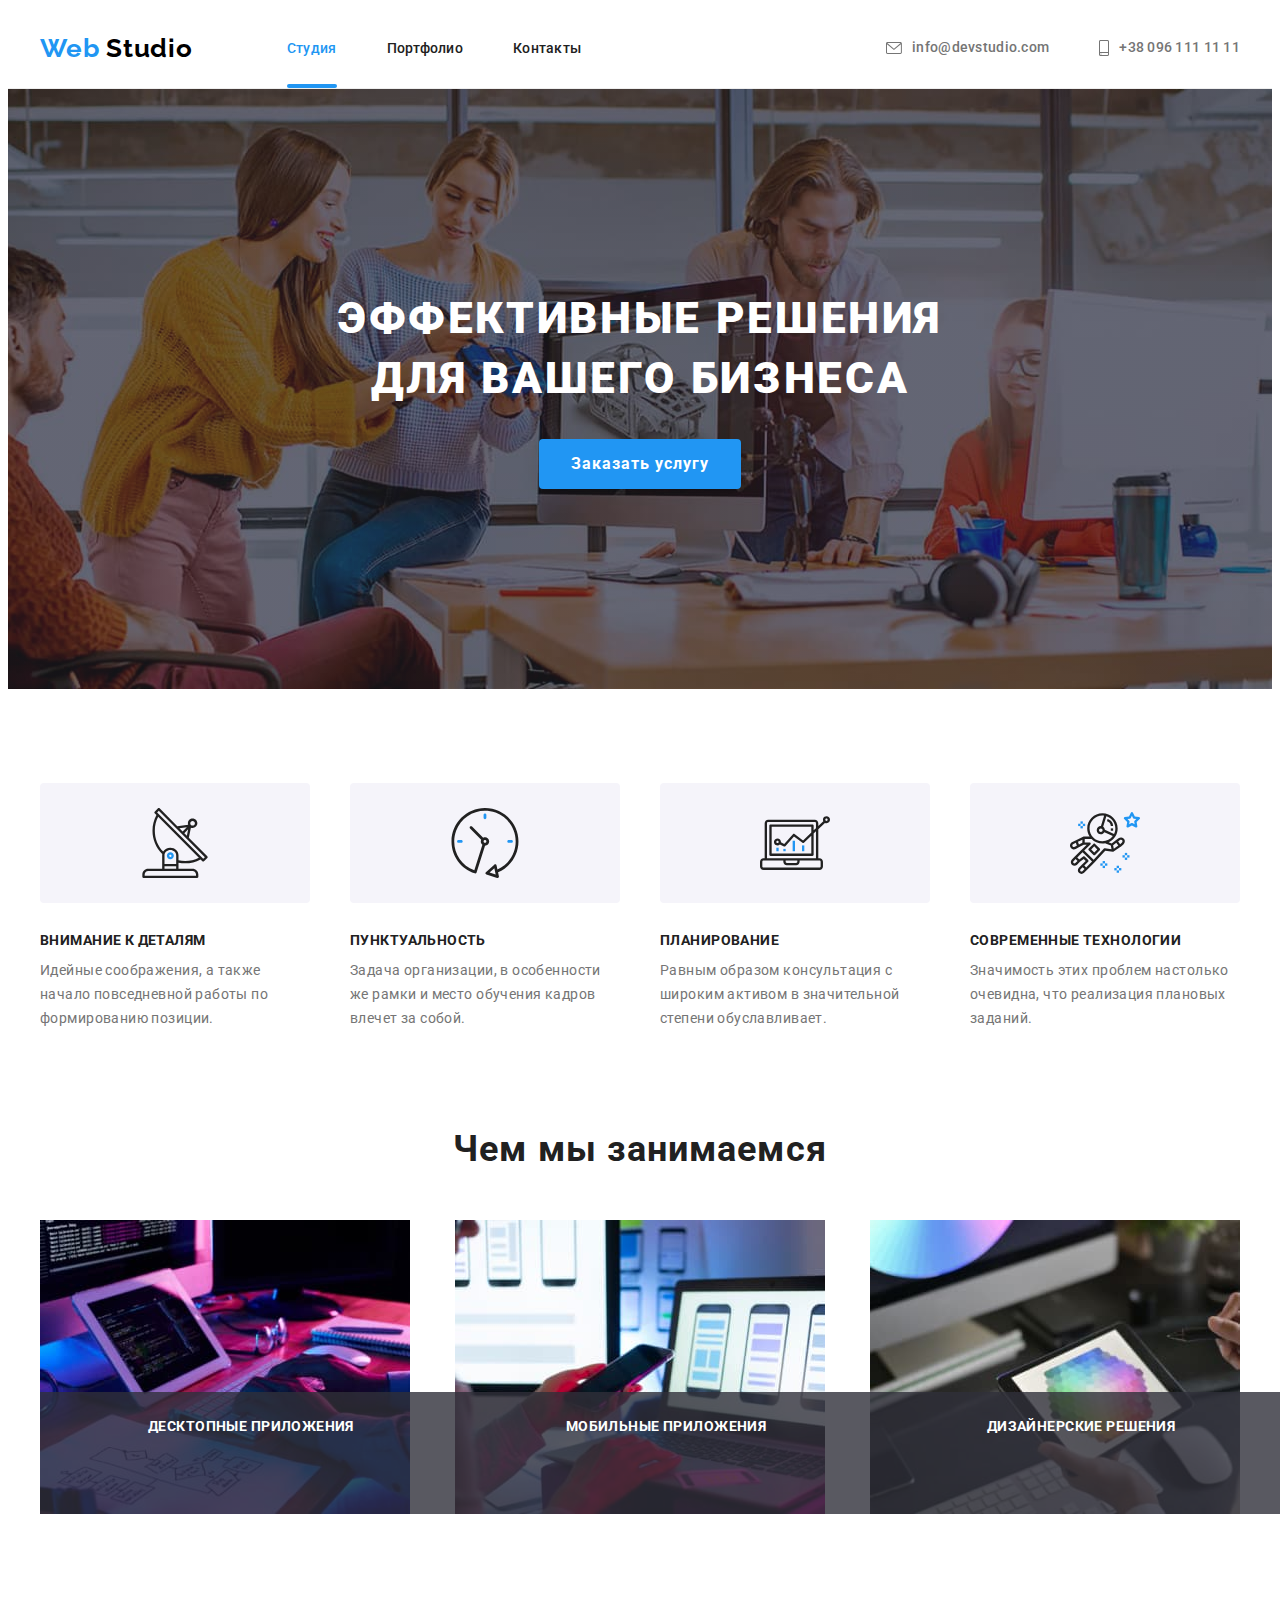
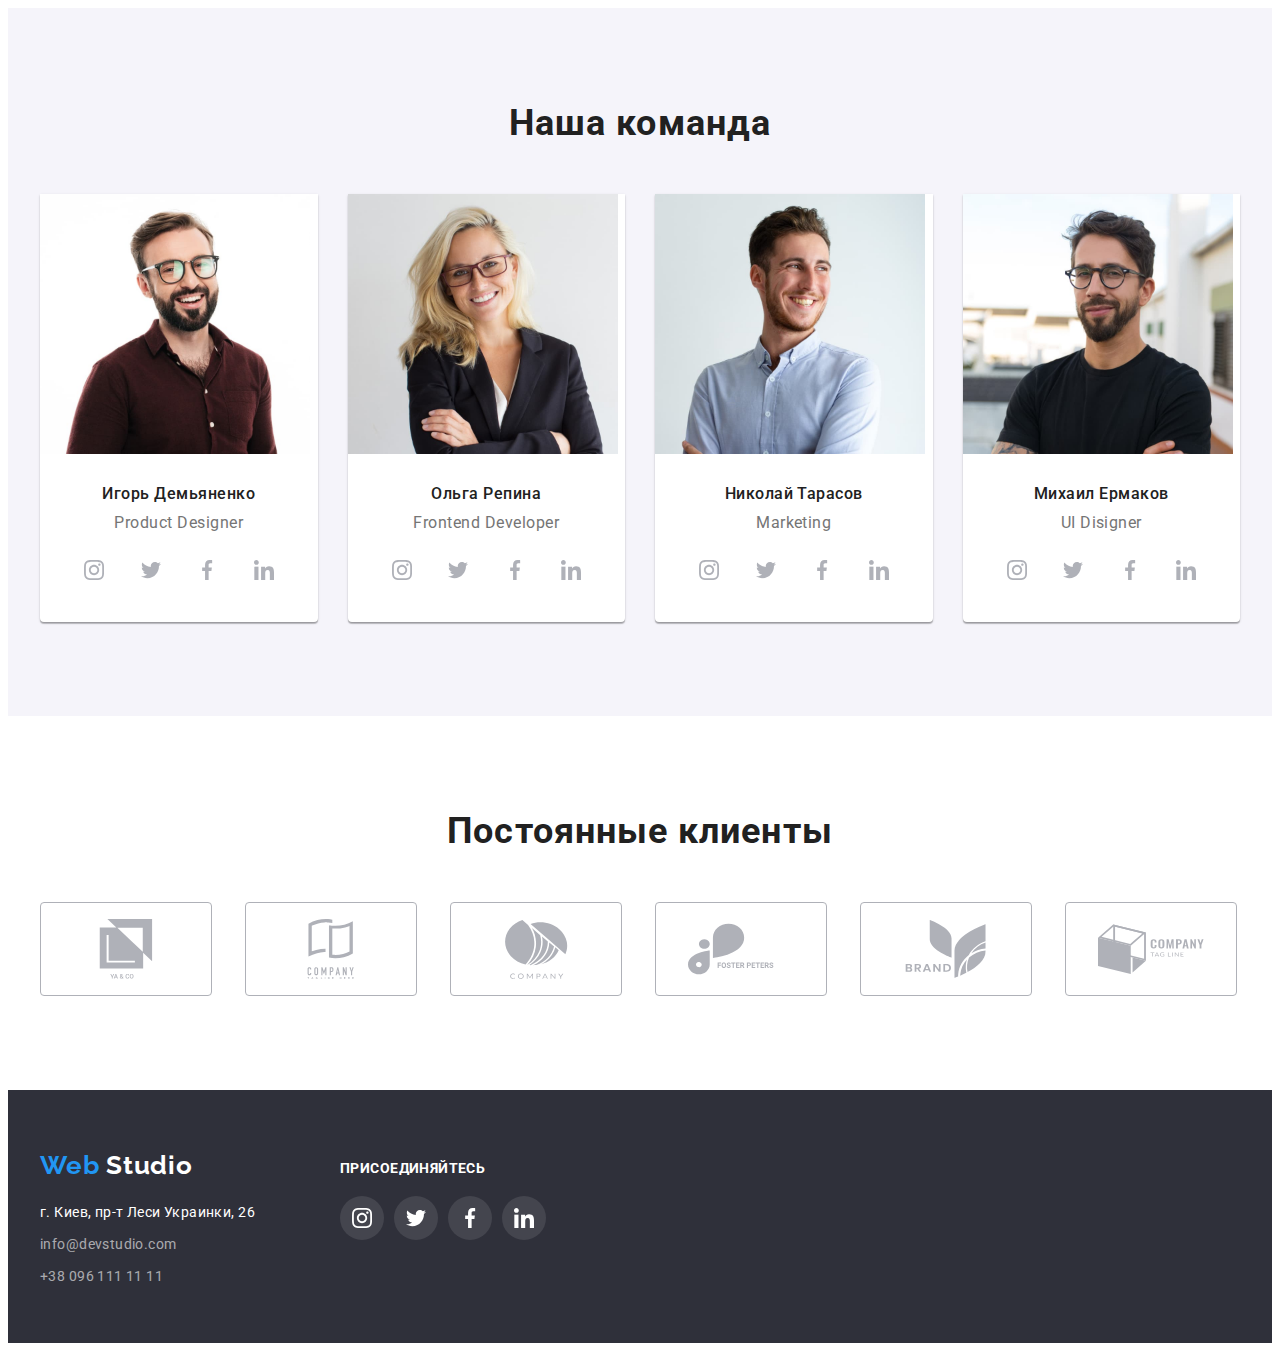
<file: index.html>
<!DOCTYPE html>
<html lang="ru">
	<head>
		<meta charset="UTF-8" />
		<meta http-equiv="X-UA-Compatible" content="IE=edge" />
		<meta name="viewport" content="width=device-width, initial-scale=1.0" />
		<title>Студия</title>
		<link rel="preconnect" href="https://fonts.googleapis.com" />
		<link rel="preconnect" href="https://fonts.gstatic.com" crossorigin />
		<link
			href="https://fonts.googleapis.com/css2?family=Raleway:wght@700&family=Roboto:wght@400;500;700;900&display=swap"
			rel="stylesheet"
		/>
		<link
			rel="stylesheet"
			href="https://cdnjs.cloudflare.com/ajax/libs/modern-normalize/1.1.0/modern-normalize.min.css"
			integrity="sha512-wpPYUAdjBVSE4KJnH1VR1HeZfpl1ub8YT/NKx4PuQ5NmX2tKuGu6U/JRp5y+Y8XG2tV+wKQpNHVUX03MfMFn9Q=="
			crossorigin="anonymous"
			referrerpolicy="no-referrer"
		/>
		<link rel="stylesheet" href="./css/styles.css" />
	</head>
	<body>
		<header class="header">
			<div class="container header-container">
				<a href="index.html" lang="en" class="logo link">
					Web
					<span class="top-logo">Studio</span>
				</a>
				<nav class="nav">
					<ul class="nav-list list">
						<li class="nav-list-item"><a class="nav-list-link link current" href="">Студия</a></li>
						<li class="nav-list-item">
							<a class="nav-list-link link" href="./portfolio.html">Портфолио</a>
						</li>
						<li class="nav-list-item">
							<a class="nav-list-link link" href="#contacts">Контакты</a>
						</li>
					</ul>
				</nav>
				<ul class="contacts-list list">
					<li class="contacts-list-item">
						<a class="email contacts-link link" href="mailto:info@devstudio.com">
							<svg class="contacts-list-icon" width="16" height="12">
								<use href="./images/sprite.svg#icon-envelope"></use>
							</svg>
							info@devstudio.com
						</a>
					</li>
					<li class="contacts-list-item">
						<a class="phone contacts-link link" href="tel:+380961111111">
							<svg class="contacts-list-icon" width="10" height="16">
								<use href="./images/sprite.svg#icon-smartphone"></use>
							</svg>
							+38 096 111 11 11
						</a>
					</li>
				</ul>
			</div>
		</header>
		<main>
			<section class="hero-section">
				<div class="container hero-container">
					<h1 class="main-title">
						Эффективные решения
						<br />
						для вашего бизнеса
					</h1>
					<button class="modal-btn" type="button" data-modal-open>Заказать услугу</button>
				</div>
			</section>
			<section class="features-section">
				<div class="container features-container">
					<h2 class="features-title title visually-hidden">Наши преимущества</h2>
					<ul class="features-list list">
						<li class="features-list-item">
							<div class="features-icon-wraper">
								<svg class="features-list-icon" width="70" height="70">
									<use href="./images/sprite.svg#icon-antenna"></use>
								</svg>
							</div>
							<h3 class="features-list-title">Внимание к деталям</h3>
							<p class="features-description">
								Идейные соображения, а также начало повседневной работы по формированию позиции.
							</p>
						</li>

						<li class="features-list-item">
							<div class="features-icon-wraper">
								<svg class="features-list-icon" width="70" height="70">
									<use href="./images/sprite.svg#icon-clock"></use>
								</svg>
							</div>
							<h3 class="features-list-title">Пунктуальность</h3>
							<p class="features-description">
								Задача организации, в особенности же рамки и место обучения кадров влечет за собой.
							</p>
						</li>
						<li class="features-list-item">
							<div class="features-icon-wraper">
								<svg class="features-list-icon" width="70" height="70">
									<use href="./images/sprite.svg#icon-diagram"></use>
								</svg>
							</div>
							<h3 class="features-list-title">Планирование</h3>
							<p class="features-description">
								Равным образом консультация с широким активом в значительной степени обуславливает.
							</p>
						</li>
						<li class="features-list-item">
							<div class="features-icon-wraper">
								<svg class="features-list-icon" width="70" height="70">
									<use href="./images/sprite.svg#icon-astronaut"></use>
								</svg>
							</div>
							<h3 class="features-list-title">Современные технологии</h3>
							<p class="features-description">
								Значимость этих проблем настолько очевидна, что реализация плановых заданий.
							</p>
						</li>
					</ul>
				</div>
			</section>
			<section class="activities section">
				<div class="container activities-container">
					<h2 class="activities-title title">Чем мы занимаемся</h2>
					<ul class="activities-list list">
						<li class="activities-list-item">
							<img src="./images/box-1.jpg" alt="Проектируем сайты" width="370" />
							<h3 class="activities-list-title">Десктопные приложения</h3>
						</li>
						<li class="activities-list-item">
							<img src="./images/box-2.jpg" alt="Адаптируем под мобильные" width="370" />
							<h3 class="activities-list-title">Мобильные приложения</h3>
						</li>
						<li class="activities-list-item">
							<img src="./images/box-3.jpg" alt="Сопровождаем бренды" width="370" />
							<h3 class="activities-list-title">Дизайнерские решения</h3>
						</li>
					</ul>
				</div>
			</section>
			<section class="team section">
				<div class="container team-container">
					<h2 class="team-title title">Наша команда</h2>
					<ul class="team-list list">
						<li class="team-member">
							<div class="team-member-card">
								<img src="./images/demjanenko.jpg" alt="Игорь Демьяненко" width="270" />
								<div class="team-member-description">
									<h3 class="team-member-name">Игорь Демьяненко</h3>
									<p class="team-member-position" lang="en">Product Designer</p>
									<ul class="social-list list">
										<li class="social-list-item">
											<a class="social-list-link link" href="">
												<svg class="social-list-icon" width="20" height="20">
													<use href="./images/sprite.svg#icon-instagram"></use>
												</svg>
											</a>
										</li>
										<li class="social-list-item">
											<a class="social-list-link link" href="">
												<svg class="social-list-icon" width="20" height="20">
													<use href="./images/sprite.svg#icon-twitter"></use>
												</svg>
											</a>
										</li>
										<li class="social-list-item">
											<a class="social-list-link link" href="">
												<svg class="social-list-icon" width="20" height="20">
													<use href="./images/sprite.svg#icon-facebook"></use>
												</svg>
											</a>
										</li>
										<li class="social-list-item">
											<a class="social-list-link link" href="">
												<svg class="social-list-icon" width="20" height="20">
													<use href="./images/sprite.svg#icon-linkedin"></use>
												</svg>
											</a>
										</li>
									</ul>
								</div>
							</div>
						</li>
						<li class="team-member">
							<div class="team-member-card">
								<img src="./images/repina.jpg" alt="Ольга Репина" width="270" />
								<div class="team-member-description">
									<h3 class="team-member-name">Ольга Репина</h3>
									<p class="team-member-position" lang="en">Frontend Developer</p>
									<ul class="social-list list">
										<li class="social-list-item">
											<a class="social-list-link link" href="">
												<svg class="social-list-icon" width="20" height="20">
													<use href="./images/sprite.svg#icon-instagram"></use>
												</svg>
											</a>
										</li>
										<li class="social-list-item">
											<a class="social-list-link link" href="">
												<svg class="social-list-icon" width="20" height="20">
													<use href="./images/sprite.svg#icon-twitter"></use>
												</svg>
											</a>
										</li>
										<li class="social-list-item">
											<a class="social-list-link link" href="">
												<svg class="social-list-icon" width="20" height="20">
													<use href="./images/sprite.svg#icon-facebook"></use>
												</svg>
											</a>
										</li>
										<li class="social-list-item">
											<a class="social-list-link link" href="">
												<svg class="social-list-icon" width="20" height="20">
													<use href="./images/sprite.svg#icon-linkedin"></use>
												</svg>
											</a>
										</li>
									</ul>
								</div>
							</div>
						</li>
						<li class="team-member">
							<div class="team-member-card">
								<img src="./images/tarasov.jpg" alt="Николай Тарасов" width="270" />
								<div class="team-member-description">
									<h3 class="team-member-name">Николай Тарасов</h3>
									<p class="team-member-position" lang="en">Marketing</p>
									<ul class="social-list list">
										<li class="social-list-item">
											<a class="social-list-link link" href="">
												<svg class="social-list-icon" width="20" height="20">
													<use href="./images/sprite.svg#icon-instagram"></use>
												</svg>
											</a>
										</li>
										<li class="social-list-item">
											<a class="social-list-link link" href="">
												<svg class="social-list-icon" width="20" height="20">
													<use href="./images/sprite.svg#icon-twitter"></use>
												</svg>
											</a>
										</li>
										<li class="social-list-item">
											<a class="social-list-link link" href="">
												<svg class="social-list-icon" width="20" height="20">
													<use href="./images/sprite.svg#icon-facebook"></use>
												</svg>
											</a>
										</li>
										<li class="social-list-item">
											<a class="social-list-link link" href="">
												<svg class="social-list-icon" width="20" height="20">
													<use href="./images/sprite.svg#icon-linkedin"></use>
												</svg>
											</a>
										</li>
									</ul>
								</div>
							</div>
						</li>
						<li class="team-member">
							<div class="team-member-card">
								<img src="./images/ermakov.jpg" alt="Михаил Ермаков" width="270" />
								<div class="team-member-description">
									<h3 class="team-member-name">Михаил Ермаков</h3>
									<p class="team-member-position" lang="en">UI Disigner</p>
									<ul class="social-list list">
										<li class="social-list-item">
											<a class="social-list-link link" href="">
												<svg class="social-list-icon" width="20" height="20">
													<use href="./images/sprite.svg#icon-instagram"></use>
												</svg>
											</a>
										</li>
										<li class="social-list-item">
											<a class="social-list-link link" href="">
												<svg class="social-list-icon" width="20" height="20">
													<use href="./images/sprite.svg#icon-twitter"></use>
												</svg>
											</a>
										</li>
										<li class="social-list-item">
											<a class="social-list-link link" href="">
												<svg class="social-list-icon" width="20" height="20">
													<use href="./images/sprite.svg#icon-facebook"></use>
												</svg>
											</a>
										</li>
										<li class="social-list-item">
											<a class="social-list-link link" href="">
												<svg class="social-list-icon" width="20" height="20">
													<use href="./images/sprite.svg#icon-linkedin"></use>
												</svg>
											</a>
										</li>
									</ul>
								</div>
							</div>
						</li>
					</ul>
				</div>
			</section>
			<section class="clients section">
				<div class="container clients-container">
					<h2 class="clients-title title">Постоянные клиенты</h2>
					<ul class="clients-list list">
						<li class="clients-list-item">
							<a href="" class="clients-list-link link">
								<svg class="clients-list-icon" width="106" height="60">
									<use href="./images/sprite.svg#icon-yako"></use>
								</svg>
							</a>
						</li>
						<li class="clients-list-item">
							<a href="" class="clients-list-link link">
								<svg class="clients-list-icon" width="106" height="60">
									<use href="./images/sprite.svg#icon-taglinehere"></use>
								</svg>
							</a>
						</li>
						<li class="clients-list-item">
							<a href="" class="clients-list-link link">
								<svg class="clients-list-icon" width="106" height="60">
									<use href="./images/sprite.svg#icon-company"></use>
								</svg>
							</a>
						</li>
						<li class="clients-list-item">
							<a href="" class="clients-list-link link">
								<svg class="clients-list-icon" width="106" height="60">
									<use href="./images/sprite.svg#icon-foster"></use>
								</svg>
							</a>
						</li>
						<li class="clients-list-item">
							<a href="" class="clients-list-link link">
								<svg class="clients-list-icon" width="106" height="60">
									<use href="./images/sprite.svg#icon-brand"></use>
								</svg>
							</a>
						</li>
						<li class="clients-list-item">
							<a href="" class="clients-list-link link">
								<svg class="clients-list-icon" width="106" height="60">
									<use href="./images/sprite.svg#icon-tagline"></use>
								</svg>
							</a>
						</li>
					</ul>
				</div>
			</section>
		</main>
		<footer class="footer">
			<div class="container footer-container">
				<div class="footer-wraper">
					<div class="address-wraper">
						<a href="index.html" lang="en" class="logo link">
							Web
							<span class="bottom-logo">Studio</span>
						</a>
						<address id="contacts" class="contacts">
							<ul class="contacts-list list">
								<li class="contacts-list-item">
									<a
										class="post contacts-link link"
										href="https://goo.gl/maps/UUUmMHArdC9bSHM6A"
										target="_blank"
										rel="noopener noreferrer"
									>
										г. Киев, пр-т Леси Украинки, 26
									</a>
								</li>
								<li class="contacts-list-item">
									<a class="phone contacts-link link" href="mailto:info@devstudio.com">info@devstudio.com</a>
								</li>
								<li class="contacts-list-item">
									<a class="email contacts-link link" href="tel:+380961111111">+38 096 111 11 11</a>
								</li>
							</ul>
						</address>
					</div>
					<div class="social-media">
						<b class="join">Присоединяйтесь</b>
						<ul class="social-list list">
							<li class="social-list-item">
								<a class="social-list-link link" href="">
									<svg class="social-list-icon" width="20" height="20">
										<use href="./images/sprite.svg#icon-instagram"></use>
									</svg>
								</a>
							</li>
							<li class="social-list-item">
								<a class="social-list-link link" href="">
									<svg class="social-list-icon" width="20" height="20">
										<use href="./images/sprite.svg#icon-twitter"></use>
									</svg>
								</a>
							</li>
							<li class="social-list-item">
								<a class="social-list-link link" href="">
									<svg class="social-list-icon" width="20" height="20">
										<use href="./images/sprite.svg#icon-facebook"></use>
									</svg>
								</a>
							</li>
							<li class="social-list-item">
								<a class="social-list-link link" href="">
									<svg class="social-list-icon" width="20" height="20">
										<use href="./images/sprite.svg#icon-linkedin"></use>
									</svg>
								</a>
							</li>
						</ul>
					</div>
				</div>
			</div>
		</footer>
		<div class="backdrop is-hidden" data-modal>
			<div class="modal">
				<button type="button" class="modal-close-btn" data-modal-close>
					<svg class="modal-close-icon" width="18" height="18">
						<use href="./images/sprite.svg#close-icon"></use>
					</svg>
				</button>
			</div>
		</div>
		<script src="./js/modal.js"></script>
	</body>
</html>
</file>
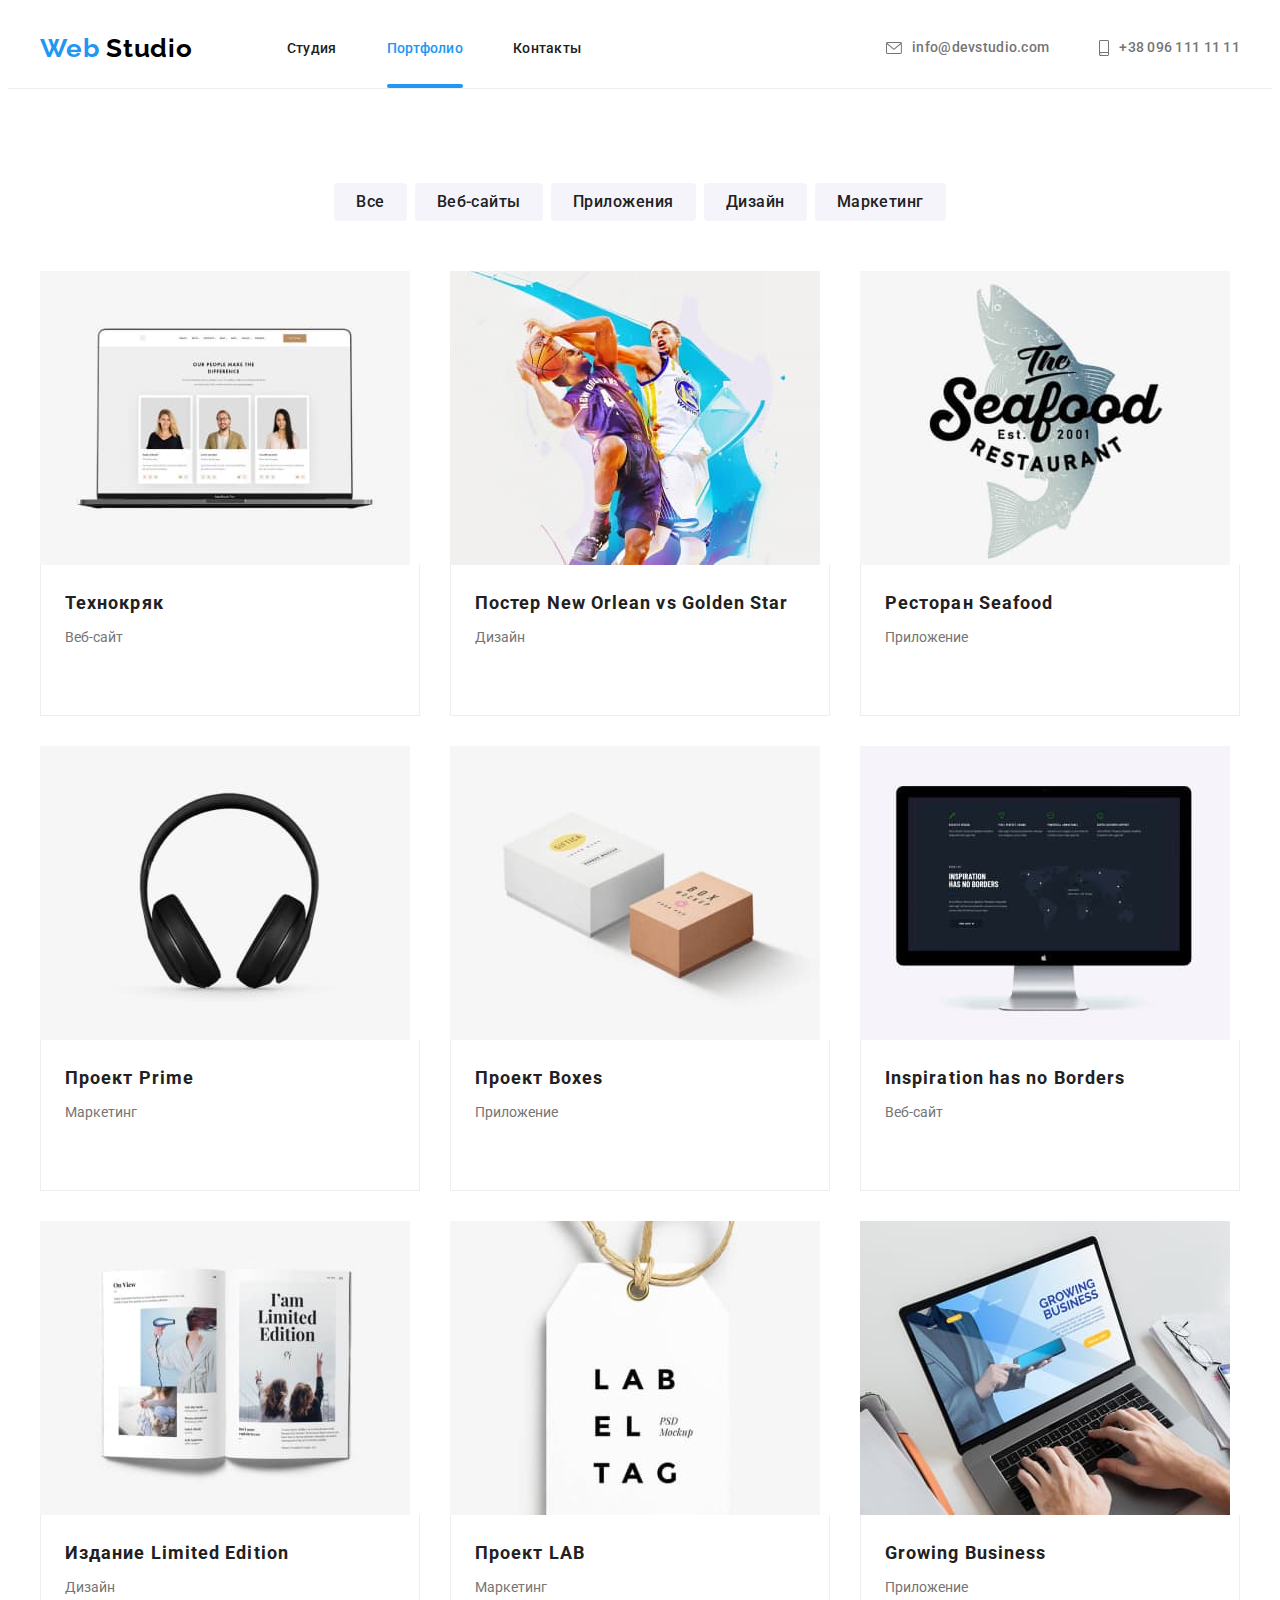
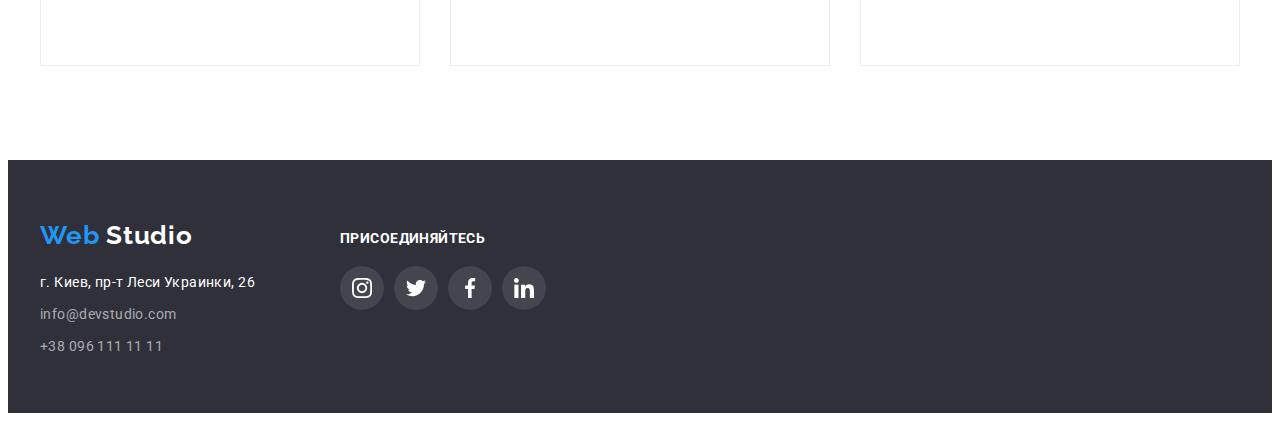
<file: portfolio.html>
<!DOCTYPE html>
<html lang="ru">
	<head>
		<meta charset="UTF-8" />
		<meta http-equiv="X-UA-Compatible" content="IE=edge" />
		<meta name="viewport" content="width=device-width, initial-scale=1.0" />
		<title>Портфолио</title>
		<link rel="preconnect" href="https://fonts.googleapis.com" />
		<link rel="preconnect" href="https://fonts.gstatic.com" crossorigin />
		<link
			href="https://fonts.googleapis.com/css2?family=Raleway:wght@700&family=Roboto:wght@400;500;700;900&display=swap"
			rel="stylesheet"
		/>
		<link
			rel="stylesheet"
			href="https://cdnjs.cloudflare.com/ajax/libs/modern-normalize/1.1.0/modern-normalize.min.css"
			integrity="sha512-wpPYUAdjBVSE4KJnH1VR1HeZfpl1ub8YT/NKx4PuQ5NmX2tKuGu6U/JRp5y+Y8XG2tV+wKQpNHVUX03MfMFn9Q=="
			crossorigin="anonymous"
			referrerpolicy="no-referrer"
		/>
		<link rel="stylesheet" href="./css/styles.css" />
	</head>
	<body>
		<header class="header">
			<div class="container header-container">
				<a href="index.html" lang="en" class="logo link">
					Web
					<span class="top-logo">Studio</span>
				</a>
				<nav class="nav">
					<ul class="nav-list list">
						<li class="nav-list-item">
							<a class="nav-list-link link" href="./index.html">Студия</a>
						</li>
						<li class="nav-list-item">
							<a class="nav-list-link link current" href="">Портфолио</a>
						</li>
						<li class="nav-list-item">
							<a class="nav-list-link link" href="#contacts">Контакты</a>
						</li>
					</ul>
				</nav>
				<ul class="contacts-list list">
					<li class="contacts-list-item">
						<a class="email contacts-link link" href="mailto:info@devstudio.com">
							<svg class="contacts-list-icon" width="16" height="12">
								<use href="./images/sprite.svg#icon-envelope"></use>
							</svg>
							info@devstudio.com
						</a>
					</li>
					<li class="contacts-list-item">
						<a class="phone contacts-link link" href="tel:+380961111111">
							<svg class="contacts-list-icon" width="10" height="16">
								<use href="./images/sprite.svg#icon-smartphone"></use>
							</svg>
							+38 096 111 11 11
						</a>
					</li>
				</ul>
			</div>
		</header>
		<main>
			<section class="portfolio section">
				<div class="container portfolio-container">
					<h1 class="portfolio-title visually-hidden">Портфолио проектов</h1>
					<ul class="filters-list list">
						<li class="filters-list-item">
							<button class="filters-btn all-filter current" type="button">Все</button>
						</li>
						<li class="filters-list-item">
							<button class="filters-btn sites-filter" type="button">Веб-сайты</button>
						</li>
						<li class="filters-list-item">
							<button class="filters-btn apps-filter" type="button">Приложения</button>
						</li>
						<li class="filters-list-item">
							<button class="filters-btn design-filter" type="button">Дизайн</button>
						</li>
						<li class="filters-list-item">
							<button class="filters-btn marketing-filter" type="button">Маркетинг</button>
						</li>
					</ul>
					<ul class="projects-list list">
						<li class="projects-list-item">
							<a href="" class="projects-list-link link">
								<article class="project-card">
									<div class="project-card-img-wrapper">
										<img src="./images/proj-kriak.jpg" alt="Скриншот веб-сайта Технокряк" width="370" height="294" />
										<p class="project-card-overlay">
											Ресурс предлагает комплексные предложения с разным уровнем функционала и сервисов. Все это
											позволит посетителю получить исчерпывающие сведения о компании или частном лице.
										</p>
									</div>
									<div class="project-discription">
										<h3 class="project-title">Технокряк</h3>
										<p class="project-type">Веб-сайт</p>
									</div>
								</article>
							</a>
						</li>
						<li class="projects-list-item">
							<a href="" class="projects-list-link link">
								<article class="project-card">
									<div class="project-card-img-wrapper">
										<img
											src="./images/proj-orlean.jpg"
											alt="Скриншот Постера Новый Орлеан против Голден Старс"
											width="370"
											height="294"
										/>
										<p class="project-card-overlay">
											Ресурс предлагает комплексные предложения с разным уровнем функционала и сервисов. Все это
											позволит посетителю получить исчерпывающие сведения о компании или частном лице.
										</p>
									</div>
									<div class="project-discription">
										<h3 class="project-title">
											Постер
											<span lang="en">New Orlean vs Golden Star</span>
										</h3>
										<p class="project-type">Дизайн</p>
									</div>
								</article>
							</a>
						</li>
						<li class="projects-list-item">
							<a href="" class="projects-list-link link">
								<article class="project-card">
									<div class="project-card-img-wrapper">
										<img
											src="./images/proj-seafood.jpg"
											alt="Скриншот приложения ресторана Сифуд"
											width="370"
											height="294"
										/>
										<p class="project-card-overlay">
											Ресурс предлагает комплексные предложения с разным уровнем функционала и сервисов. Все это
											позволит посетителю получить исчерпывающие сведения о компании или частном лице.
										</p>
									</div>
									<div class="project-discription">
										<h3 class="project-title">
											Ресторан
											<span lang="en">Seafood</span>
										</h3>
										<p class="project-type">Приложение</p>
									</div>
								</article>
							</a>
						</li>
						<li class="projects-list-item">
							<a href="" class="projects-list-link link">
								<article class="project-card">
									<div class="project-card-img-wrapper">
										<img
											src="./images/proj-prime.jpg"
											alt="Скриншот маркетингового проекта Прайм"
											width="370"
											height="294"
										/>
										<p class="project-card-overlay">
											Ресурс предлагает комплексные предложения с разным уровнем функционала и сервисов. Все это
											позволит посетителю получить исчерпывающие сведения о компании или частном лице.
										</p>
									</div>
									<div class="project-discription">
										<h3 class="project-title">
											Проект
											<span lang="en">Prime</span>
										</h3>
										<p class="project-type">Маркетинг</p>
									</div>
								</article>
							</a>
						</li>
						<li class="projects-list-item">
							<a href="" class="projects-list-link link">
								<article class="project-card">
									<div class="project-card-img-wrapper">
										<img
											src="./images/proj-box.jpg"
											alt="Скриншот приложения проекта Боксиз"
											width="370"
											height="294"
										/>
										<p class="project-card-overlay">
											Ресурс предлагает комплексные предложения с разным уровнем функционала и сервисов. Все это
											позволит посетителю получить исчерпывающие сведения о компании или частном лице.
										</p>
									</div>
									<div class="project-discription">
										<h3 class="project-title">
											Проект
											<span lang="en">Boxes</span>
										</h3>
										<p class="project-type">Приложение</p>
									</div>
								</article>
							</a>
						</li>
						<li class="projects-list-item">
							<a href="" class="projects-list-link link">
								<article class="project-card">
									<div class="project-card-img-wrapper">
										<img
											src="./images/proj-inspiration.jpg"
											alt="Скриншот веб-сайта Вдохновение не имеет границ"
											width="370"
											height="294"
										/>
										<p class="project-card-overlay">
											Ресурс предлагает комплексные предложения с разным уровнем функционала и сервисов. Все это
											позволит посетителю получить исчерпывающие сведения о компании или частном лице.
										</p>
									</div>
									<div class="project-discription">
										<h3 class="project-title" lang="en">Inspiration has no Borders</h3>
										<p class="project-type">Веб-сайт</p>
									</div>
								</article>
							</a>
						</li>
						<li class="projects-list-item">
							<a href="" class="projects-list-link link">
								<article class="project-card">
									<div class="project-card-img-wrapper">
										<img
											src="./images/proj-limited.jpg"
											alt="Скриншот дизайнерского проекта издания Лимитед Эдишн"
											width="370"
											height="294"
										/>
										<p class="project-card-overlay">
											Ресурс предлагает комплексные предложения с разным уровнем функционала и сервисов. Все это
											позволит посетителю получить исчерпывающие сведения о компании или частном лице.
										</p>
									</div>
									<div class="project-discription">
										<h3 class="project-title">
											Издание
											<span lang="en">Limited Edition</span>
										</h3>
										<p class="project-type">Дизайн</p>
									</div>
								</article>
							</a>
						</li>
						<li class="projects-list-item">
							<a href="" class="projects-list-link link">
								<article class="project-card">
									<div class="project-card-img-wrapper">
										<img
											src="./images/proj-lab.jpg"
											alt="Скриншот маркетингового проекта ЛАБ"
											width="370"
											height="294"
										/>
										<p class="project-card-overlay">
											Ресурс предлагает комплексные предложения с разным уровнем функционала и сервисов. Все это
											позволит посетителю получить исчерпывающие сведения о компании или частном лице.
										</p>
									</div>
									<div class="project-discription">
										<h3 class="project-title">
											Проект
											<span lang="en">LAB</span>
										</h3>
										<p class="project-type">Маркетинг</p>
									</div>
								</article>
							</a>
						</li>
						<li class="projects-list-item">
							<a href="" class="projects-list-link link">
								<article class="project-card">
									<div class="project-card-img-wrapper">
										<img
											src="./images/proj-growing.jpg"
											alt="Скриншот приложения Гроуин Бизнес"
											width="370"
											height="294"
										/>
										<p class="project-card-overlay">
											Ресурс предлагает комплексные предложения с разным уровнем функционала и сервисов. Все это
											позволит посетителю получить исчерпывающие сведения о компании или частном лице.
										</p>
									</div>
									<div class="project-discription">
										<h3 class="project-title" lang="en">Growing Business</h3>
										<p class="project-type">Приложение</p>
									</div>
								</article>
							</a>
						</li>
					</ul>
				</div>
			</section>
		</main>
		<footer class="footer">
			<div class="container footer-container">
				<div class="footer-wraper">
					<div class="address-wraper">
						<a href="index.html" lang="en" class="logo link">
							Web
							<span class="bottom-logo">Studio</span>
						</a>
						<address id="contacts" class="contacts">
							<ul class="contacts-list list">
								<li class="contacts-list-item">
									<a
										class="post contacts-link link"
										href="https://goo.gl/maps/UUUmMHArdC9bSHM6A"
										target="_blank"
										rel="noopener noreferrer"
									>
										г. Киев, пр-т Леси Украинки, 26
									</a>
								</li>
								<li class="contacts-list-item">
									<a class="phone contacts-link link" href="mailto:info@devstudio.com">info@devstudio.com</a>
								</li>
								<li class="contacts-list-item">
									<a class="email contacts-link link" href="tel:+380961111111">+38 096 111 11 11</a>
								</li>
							</ul>
						</address>
					</div>
					<div class="social-media">
						<b class="join">Присоединяйтесь</b>
						<ul class="social-list list">
							<li class="social-list-item">
								<a class="social-list-link link" href="">
									<svg class="social-list-icon" width="20" height="20">
										<use href="./images/sprite.svg#icon-instagram"></use>
									</svg>
								</a>
							</li>
							<li class="social-list-item">
								<a class="social-list-link link" href="">
									<svg class="social-list-icon" width="20" height="20">
										<use href="./images/sprite.svg#icon-twitter"></use>
									</svg>
								</a>
							</li>
							<li class="social-list-item">
								<a class="social-list-link link" href="">
									<svg class="social-list-icon" width="20" height="20">
										<use href="./images/sprite.svg#icon-facebook"></use>
									</svg>
								</a>
							</li>
							<li class="social-list-item">
								<a class="social-list-link link" href="">
									<svg class="social-list-icon" width="20" height="20">
										<use href="./images/sprite.svg#icon-linkedin"></use>
									</svg>
								</a>
							</li>
						</ul>
					</div>
				</div>
			</div>
		</footer>
	</body>
</html>
</file>
<file: css/styles.css>
/* primary text color: #757575; */
/* secondary text color #212121; */
/* primery accent color #2196F3; */
/* secondary accent color #188ce8; */
/* contacts color text in footer: rgba(255, 255, 255, 0,6); */
/* main body color background: #FFFFFF; */
/* hero & footer color background: #2F303A;  */
/* filters button color background: #F5F4FA ; */
/* team color background: #F5F4FA; */
/* background: #FFFFFF99; */
/* color: rgba(255, 255, 255, 0.6); */

/* =======FONTS======= */
/* Raleway 700 - Logo */
/* Roboto 400 - text */
/* Roboto 500 - menu */
/* Roboto 700 - btn text */
/* Roboto 900 - Hero Title */
/* =======FONTS======= */

:root {
	--primary-font-family: "Roboto", sans-serif;
	--secondary-font-family: "Raleway", sans-serif;
	--primary-text-color: #757575;
	--secondary-text-color: #212121;
	--top-logo-color: #000000;
	--contrast-accent-color: #ffffff;
	--primary-accent-color: #2196f3;
	--secondary-accent-color: #188ce8;
	--primary-background-color: #ffffff;
	--secondary-background-color: #f5f4fa;
	--hero-background-color: #c4c4c4;
	--footer-background-color: #2f303a;
	--footer-text-color: rgba(255, 255, 255, 0.6);
	--projects-card-border-color: #eeeeee;
	--section-border-color: #eeeeee;
	--social-list-icon-color: #afb1b8;
}

body {
	min-width: 1200px;
	font-family: var(--primary-font-family);
	font-size: 14px;
	color: var(--primary-text-color);
}

h1,
h2,
h3,
h4,
h5,
h6,
p {
	margin-top: 0;
	margin-bottom: 0;
}

ul,
ol {
	margin-top: 0;
	margin-bottom: 0;
	padding-left: 0;
}

img {
	display: block;
	max-width: 100%;
	height: auto;
}

.list {
	list-style: none;
}

.link {
	text-decoration: none;
}

.container {
	width: 1200px;
	padding-left: 15px;
	padding-right: 15px;
	margin-left: auto;
	margin-right: auto;
}

/* ======= START COMPONENTES ======= */
.logo {
	font-family: var(--secondary-font-family);
	font-weight: 700;
	font-size: 26px;
	line-height: 1.19;
	letter-spacing: 0.03em;
	color: var(--primary-accent-color);
}

.top-logo {
	color: var(--top-logo-color);
}

.bottom-logo {
	color: var(--contrast-accent-color);
}

.title {
	margin-bottom: 50px;
	font-weight: 700;
	font-size: 36px;
	line-height: 1.17;
	text-align: center;
	letter-spacing: 0.03em;
	color: var(--secondary-text-color);
}

.visually-hidden {
	position: absolute;
	width: 1px;
	height: 1px;
	margin: -1px;
	padding: 0;
	overflow: hidden;
	border: 0;
	clip: rect(0 0 0 0);
}

.social-list {
	display: flex;
	justify-content: space-between;
}

.social-list-link {
	display: flex;
	justify-content: center;
	align-items: center;
	width: 44px;
	height: 44px;
	border-radius: 50%;
	transition: background-color 250ms cubic-bezier(0.4, 0, 0.2, 1);
}

.social-list-icon {
	fill: var(--social-list-icon-color);
	transition: fill 250ms cubic-bezier(0.4, 0, 0.2, 1);
}

.social-list-link:hover,
.social-list-link:focus {
	background-color: var(--primary-accent-color);
}

.social-list-link:hover .social-list-icon,
.social-list-link:focus .social-list-icon {
	fill: var(--contrast-accent-color);
}
/* ======= END COMPONENTES ======= */

/* ======= START HEADER STYLES ======= */
.header {
	max-height: 80px;
	/* padding-top: 24px; */
	/* padding-bottom: 24px; */
	border-bottom: 1px solid var(--section-border-color);
}

.header-container {
	display: flex;
	align-items: center;
	min-height: 80px;
}

.nav-list {
	display: flex;
	align-items: center;
	margin-left: 94px;
}

.nav-list-item:not(:last-child) {
	margin-right: 50px;
}

.nav-list-link {
	font-weight: 500;
	line-height: 1.14;
	letter-spacing: 0.02em;
	color: var(--secondary-text-color);
	transition: color 250ms cubic-bezier(0.4, 0, 0.2, 1);
}

.nav-list-link:hover,
.nav-list-link:focus,
.current {
	color: var(--primary-accent-color);
}

.nav .current {
	position: relative;
}

.nav .current::after {
	position: absolute;
	bottom: 0;
	left: 0;
	content: "";
	width: 100%;
	height: 4px;
	border-radius: 2px;
	background-color: var(--primary-accent-color);

}

.header .contacts-list {
	display: flex;
	align-items: center;
	margin-left: auto;
}

.contacts-link {
	display: flex;
	align-items: center;
	font-weight: 500;
	line-height: 1.14;
	letter-spacing: 0.02em;
	color: var(--primary-text-color);
	transition: color 250ms cubic-bezier(0.4, 0, 0.2, 1);
}

.nav-list-link,
.header .contacts-link {
	padding-top: 32px;
	padding-bottom: 32px;
}

.header .phone {
	margin-left: 50px;
}

.contacts-list-icon {
	margin-right: 10px;
	fill: var(--primary-text-color);
	transition: fill 250ms cubic-bezier(0.4, 0, 0.2, 1);
}

.contacts-link:hover .contacts-list-icon,
.contacts-link:focus .contacts-list-icon {
	fill: var(--primary-accent-color);
}

/* ======= END HEADER STYLES ======= */

/* ======= START HERO STYLES ======= */
.section {
	padding-top: 94px;
	padding-bottom: 94px;
}

.hero-section {
	padding-top: 200px;
	padding-bottom: 200px;
	background-image: linear-gradient(to right, rgba(47, 48, 58, 0.4), rgba(47, 48, 58, 0.4)),
		url(../images/hero-bg-img.jpg);
	background-repeat: no-repeat;
	background-position: center center;
	/* background-size: cover; */
	background-color: var(--hero-background-color);
}

.main-title {
	margin-bottom: 30px;
	font-weight: 900;
	font-size: 44px;
	line-height: 1.36;
	text-align: center;
	letter-spacing: 0.06em;
	text-transform: uppercase;
	color: var(--contrast-accent-color);
}

.modal-btn {
	display: block;
	min-width: 136px;
	padding: 10px 32px;
	margin-left: auto;
	margin-right: auto;
	font-family: inherit;
	font-weight: 700;
	font-size: 16px;
	line-height: 1.88;
	text-align: center;
	letter-spacing: 0.06em;
	color: var(--contrast-accent-color);
	background-color: var(--primary-accent-color);
	box-shadow: 0px 4px 4px rgba(0, 0, 0, 0.15);
	border-radius: 4px;
	border-width: 0;
	cursor: pointer;
	transition: background-color 250ms cubic-bezier(0.4, 0, 0.2, 1);
}

.modal-btn:hover,
.modal-btn:focus {
	background-color: var(--secondary-accent-color);
}

.features-section {
	padding-top: 94px;
}

.features-list {
	display: flex;
	justify-content: space-between;
}

.features-list-item {
	width: 270px;
}

.features-list-item:not(:last-child) {
	margin-right: 30px;
}

.features-icon-wraper {
	display: flex;
	justify-content: center;
	align-items: center;
	width: 270px;
	height: 120px;
	margin-bottom: 30px;
	background-color: var(--secondary-background-color);
	border-radius: 4px;
}

.features-list-title {
	margin-bottom: 10px;
	font-size: 14px;
	font-weight: 700;
	line-height: 1.14;
	letter-spacing: 0.03em;
	text-transform: uppercase;
	color: var(--secondary-text-color);
}

.features-description {
	height: 75px;
	line-height: 1.71;
	letter-spacing: 0.03em;
	color: var(--primary-text-color);
}
/* ======= END HERO STYLES ======= */

/* ======= START WHAT WE DO ======= */
.activities-list {
	display: flex;
	justify-content: space-between;
}

.activities-list-item {
	position: relative;
}

.activities-list-title {
	position: absolute;
	left: 0;
	bottom: 0;
	width: 100%;
	height: 70px;
	padding: 26px;
	font-style: normal;
	font-weight: 700;
	font-size: 14px;
	line-height: 16px;
	text-align: center;
	letter-spacing: 0.03em;
	text-transform: uppercase;
	color: var(--contrast-accent-color);
	background-color: rgba(47, 48, 58, 0.8);
}
/* ======= END WHAT WE DO ======= */

/* ======= START OUR TEAM ======= */

.team {
	background-color: var(--secondary-background-color);
}

.team-list {
	display: flex;
	flex-wrap: wrap;
	justify-content: center;
	margin-left: -30px;
	margin-top: -30px;
}

.team-member {
	flex-basis: calc((100% - 120px) / 4);
	margin-left: 30px;
	margin-top: 30px;
}

/* .team-member:not(:nth-child(4n)) {
  margin-right: 30px;
}

.team-member:not(:nth-child(-n + 4)) {
  margin-bottom: 30px;
} */

.team-member-card {
	background-color: var(--primary-background-color);
	box-shadow: 0px 1px 3px rgba(0, 0, 0, 0.12), 0px 1px 1px rgba(0, 0, 0, 0.14), 0px 2px 1px rgba(0, 0, 0, 0.2);
	border-radius: 0px 0px 4px 4px;
}

.team-member-description {
	padding: 30px 32px;
}

.team-member-name {
	margin-bottom: 10px;
	font-weight: 500;
	font-size: 16px;
	line-height: 1.19;
	text-align: center;
	letter-spacing: 0.03em;
	color: var(--secondary-text-color);
}

.team-member-position {
	margin-bottom: 16px;
	font-size: 16px;
	line-height: 1.19;
	text-align: center;
	letter-spacing: 0.03em;
}
/* ======= END OUR TEAM ======= */

/* ======= START CLIENTS ======= */
.clients-list {
	display: flex;
	flex-wrap: wrap;
	justify-content: center;
	margin-left: -30px;
	margin-top: -30px;
}

.clients-list-item {
	flex-basis: calc((100% - 180px) / 6);
	margin-left: 30px;
	margin-top: 30px;
}

.clients-list-link {
	display: flex;
	justify-content: center;
	width: 170px;
	height: 92px;
	fill: var(--social-list-icon-color);
	border: 1px solid var(--social-list-icon-color);
	border-radius: 4px;
	transition: fill 250ms cubic-bezier(0.4, 0, 0.2, 1), border-color 250ms cubic-bezier(0.4, 0, 0.2, 1);
}

.clients-list-icon {
	align-self: center;
}

.clients-list-link:hover,
.clients-list-link:focus {
	fill: var(--primary-accent-color);
	border-color: var(--primary-accent-color);
}
/* ======= END CLIENTS ======= */

/* ======= START FOOTER ======= */
.footer {
	padding-top: 60px;
	padding-bottom: 60px;
	background-color: var(--footer-background-color);
}

/* .footer-container {
  display: flex;
} */

.contacts {
	min-width: 230px;
	/* max-height: 82px; */
	margin-top: 20px;
	margin-right: 70px;
	margin-bottom: 0;
	font-style: inherit;
}

.contacts .contacts-list {
	/* width: 230px; */
	max-height: 82px;
}

.footer .contacts-list-item:not(:last-child) {
	margin-bottom: 8px;
}

.contacts .link {
	font-weight: 400;
	line-height: 1.71;
	letter-spacing: 0.03em;
	color: var(--footer-text-color);
	transition: color 250ms cubic-bezier(0.4, 0, 0.2, 1);
}

.contacts .post {
	color: var(--contrast-accent-color);
}

.contacts-link:hover,
.contacts-link:focus {
	color: var(--primary-accent-color);
}

.footer-wraper {
	display: flex;
}

.social-media {
	min-width: 206px;
	margin-top: 10px;
}

.join {
	font-weight: 700;
	font-size: 14px;
	line-height: 16px;
	letter-spacing: 0.03em;
	text-transform: uppercase;
	color: var(--contrast-accent-color);
}

.footer .social-list {
	margin-top: 20px;
}

.footer .social-list-icon {
	fill: var(--contrast-accent-color);
}

.footer .social-list-link {
	background-color: rgba(255, 255, 255, 0.1);
	transition: background-color 250ms cubic-bezier(0.4, 0, 0.2, 1);
}

.footer .social-list-link:hover,
.footer .social-list-link:focus {
	background-color: var(--primary-accent-color);
}
/* =======END FOOTER======= */

/* ======= START PORTFOLIO ======= */
.filters-list {
	display: flex;
	justify-content: center;
	margin-bottom: 50px;
	min-width: 610px;
}

.filters-list-item:not(:last-child) {
	margin-right: 8px;
}

.filters-btn {
	padding: 6px 22px;
	min-width: 30px;
	font-family: inherit;
	font-weight: 500;
	font-size: 16px;
	line-height: 1.63;
	text-align: center;
	letter-spacing: 0.03em;
	color: var(--secondary-text-color);
	background-color: var(--secondary-background-color);
	border-radius: 4px;
	border-width: 0px;
	cursor: pointer;
	transition: color 250ms cubic-bezier(0.4, 0, 0.2, 1), background-color 250ms cubic-bezier(0.4, 0, 0.2, 1), box-shadow 250ms cubic-bezier(0.4, 0, 0.2, 1);
}

.filters-btn:hover,
.filters-btn:focus {
	color: var(--contrast-accent-color);
	background-color: var(--primary-accent-color);
	box-shadow: 0px 3px 1px rgba(0, 0, 0, 0.1), 0px 1px 2px rgba(0, 0, 0, 0.08), 0px 2px 2px rgba(0, 0, 0, 0.12);
}

.projects-list {
	display: flex;
	flex-wrap: wrap;
	justify-content: center;
	margin-left: -30px;
	margin-top: -30px;
}

.projects-list-item {
	flex-basis: calc((100% - 90px) / 3);
	margin-left: 30px;
	margin-top: 30px;
}

.project-card {
	transition: box-shadow 250ms cubic-bezier(0.4, 0, 0.2, 1);
}

.project-card-img-wrapper {
	position: relative;
	overflow: hidden;
}

.project-card-overlay {
	position: absolute;
	top: 0;
	left: 0;
	width: 100%;
	height: 100%;
	padding: 62px 24px;
	font-family: "Roboto";
	font-style: normal;
	font-weight: 400;
	font-size: 18px;
	line-height: 1.56;
	letter-spacing: 0.03em;
	color: var(--contrast-accent-color);
	background-color: rgba(33, 150, 243, 0.9);
	overflow: auto;
	transform: translateY(100%);
	transition: transform 250ms cubic-bezier(0.4, 0, 0.2, 1);
}

.project-discription {
	min-height: 110px;
	padding: 20px 24px;
	border-right: 1px solid var(--projects-card-border-color);
	border-bottom: 1px solid var(--projects-card-border-color);
	border-left: 1px solid var(--projects-card-border-color);
}

.project-title {
	margin-bottom: 8px;
	font-weight: 700;
	font-size: 18px;
	line-height: 2;
	letter-spacing: 0.06em;
	color: var(--secondary-text-color);
}

.projects-list-link {
	color: currentColor;
}

.projects-list-link:hover .project-card,
.projects-list-link:focus .project-card {
	box-shadow: 0px 1px 1px rgba(0, 0, 0, 0.12), 0px 4px 4px rgba(0, 0, 0, 0.06), 1px 4px 6px rgba(0, 0, 0, 0.16);
}

.projects-list-link:hover .project-card-overlay,
.projects-list-link:focus .project-card-overlay {
	transform: translateY(0%);
}
/* ======= END PORTFOLIO ======= */

.backdrop {
	position: fixed;
	top: 0;
	left: 0;
	width: 100vw;
	height: 100vh;
	background-color: rgba(0, 0, 0, 0.2);
	transition: opacity 250ms cubic-bezier(0.4, 0, 0.2, 1), visibility 250ms cubic-bezier(0.4, 0, 0.2, 1);
}

.backdrop.is-hidden {
	opacity: 0;
	visibility: hidden;
	pointer-events: none;
}

.modal {
	position: absolute;
	top: 50%;
	left: 50%;
	transform: translate(-50%, -50%);
	width: 528px;
	height: 580px;
	background-color: var(--primary-background-color);
}

.modal-close-btn {
	position: absolute;
	top: 8px;
	right: 8px;
	display: flex;
	justify-content: center;
	align-items: center;
	padding: 0;
	width: 30px;
	height: 30px;
	border-radius: 50%;
	border: 1px solid rgba(0, 0, 0, 0.1);
	background-color: transparent;
	cursor: pointer;
}
</file>
